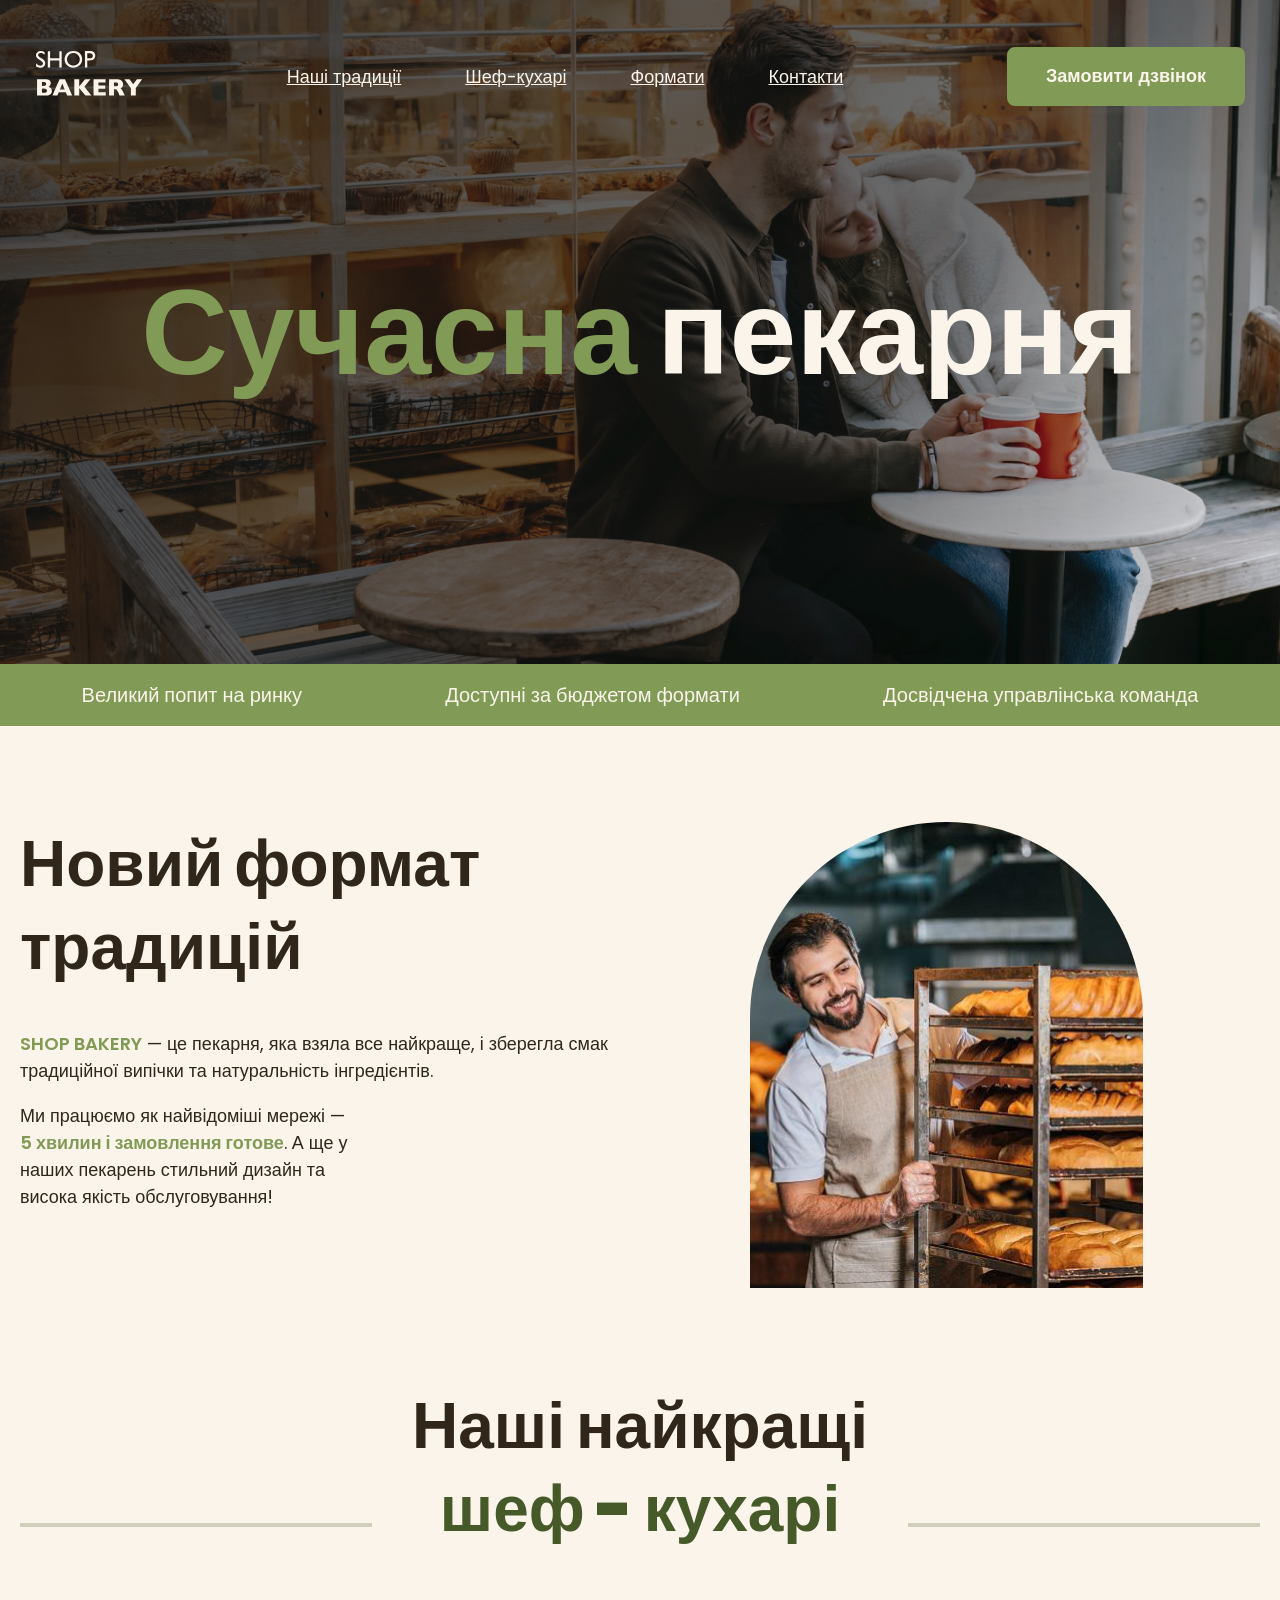
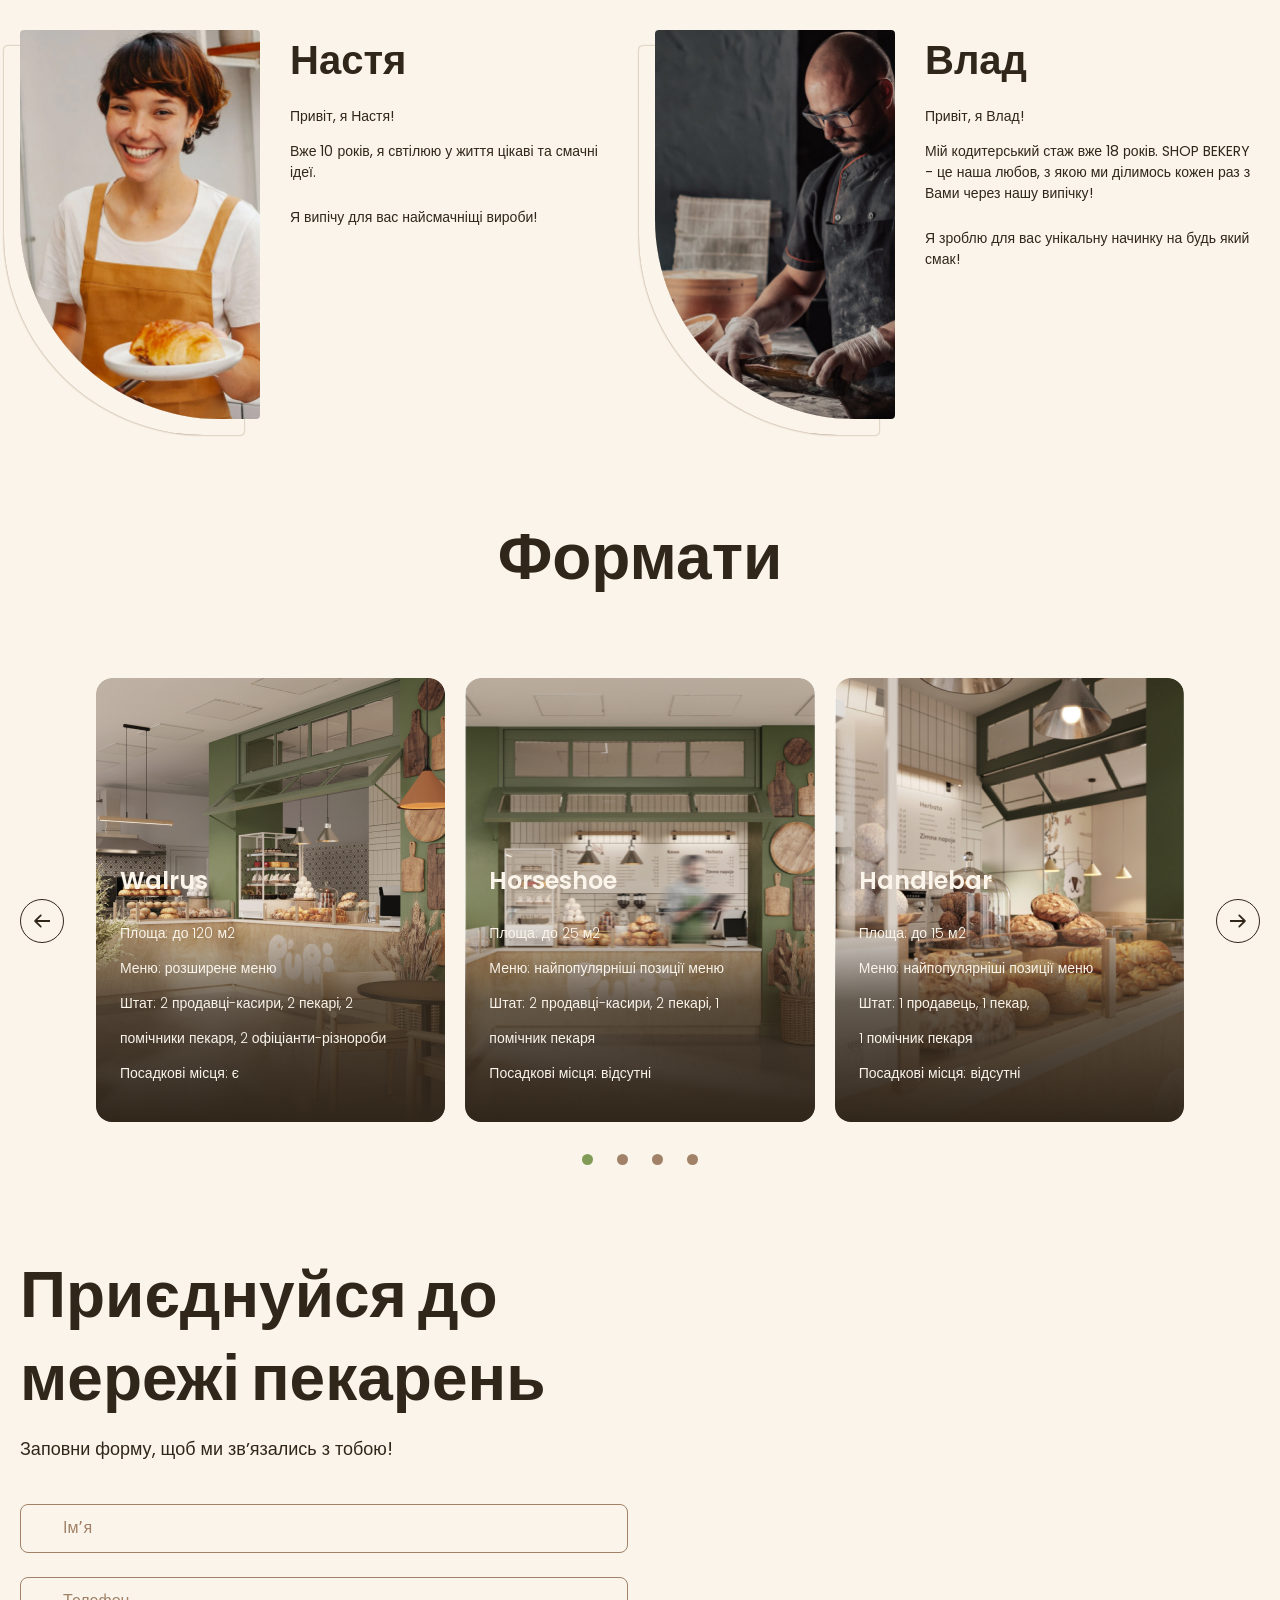
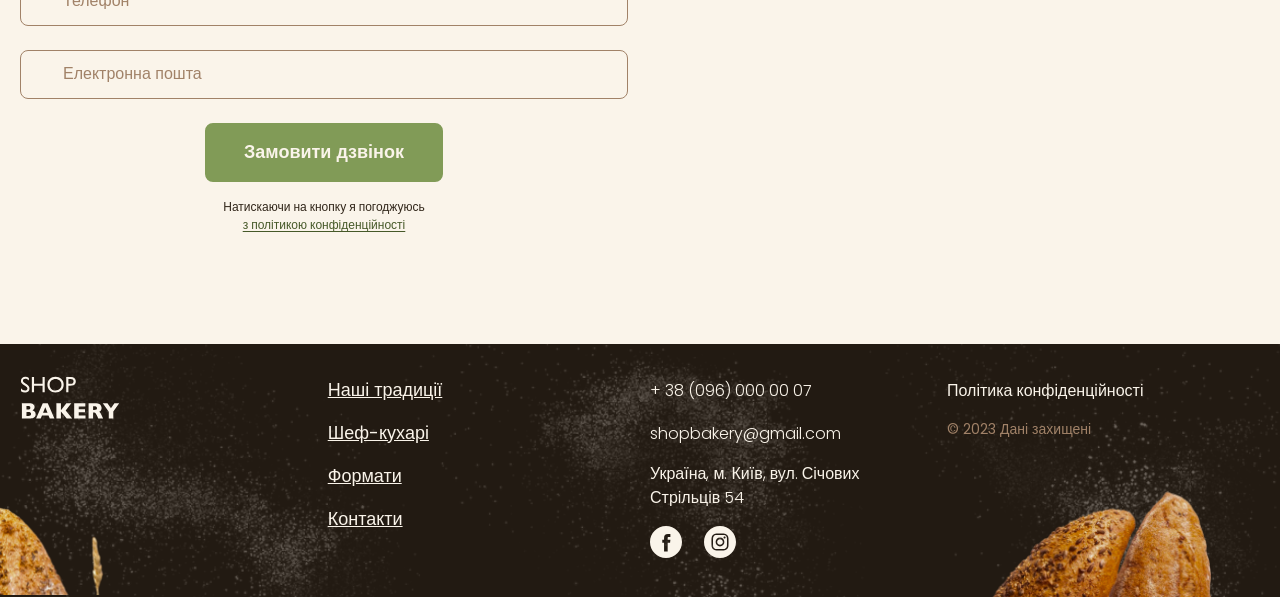
<file: index.html>
<!DOCTYPE html>
<html lang="uk">
<head>
    <meta charset="UTF-8">
    <meta name="viewport" content="width=device-width, initial-scale=1.0">
    <title>Bakery</title>
    <link rel="stylesheet" href="css/main.min.css"/>
    <link rel="stylesheet" href="https://cdn.jsdelivr.net/npm/swiper@11/swiper-bundle.min.css"/>
</head>
<body>
    <header class="header" id="header">
        <div class="container">
            <div class="header__container">
                <nav class="header__nav">
                    <a href="/">
                        <img class="logo" src="images/logo.svg" alt="logo bakery">
                    </a>
                    <ul class="header__menu">
                        <li class="header-item"><a href="#tradition" class="link transition-all">Наші традиції</a></li>
                        <li class="header-item"><a href="#chef" class="link transition-all">Шеф-кухарі</a></li>
                        <li class="header-item"><a href="#format" class="link transition-all">Формати</a></li>
                        <li class="header-item"><a href="#contact" class="link transition-all">Контакти</a></li>
                    </ul>
                </nav>
                <button class="header__button button modal-btn-open transition-all" type="button">Замовити дзвінок</button>
                <button class="header__burger menu-btn-open" type="button">
                    <svg width="24" height="24">
                        <use href="./images/icons.svg#icon-menu"></use>
                    </svg>
                </button>
                <div class="mobile-menu">
                    <button class="mobile-menu__btn-close menu-btn-close" type="button"></button>
                    <a href="/"><img src="./images/logo-dark.svg" alt="logo bakery" class="mobile-menu__logo"></a>
                    <ul class="mobile-menu__list">
                        <li><a href="#tradition" class="mobile-menu__link">Наші традиції</a></li>
                        <li><a href="#chef" class="mobile-menu__link">Шеф-кухарі</a></li>
                        <li><a href="#format" class="mobile-menu__link">Формати</a></li>
                        <li><a href="#contact" class="mobile-menu__link">Контакти</a></li>
                    </ul>
                </div>
            </div>
        </div>
    </header>
    <main>
        <section class="hero" id="hero">
            <div class="container">
                <h1 class="hero__title"><span class="text-brand">Сучасна</span> пекарня</h1>
                 <button class="hero__button button modal-btn-open transition-all" type="button">Замовити дзвінок</button>
            </div>
        </section>
        <section class="advantages" id="advantage">
            <div class="container">
                <h2 class="visually-hidden">Наші переваги</h2>
                <ul class="advantages__list">
                    <li class="advantages__item">Великий попит на ринку</li>
                    <li class="advantages__item">Доступні за бюджетом формати</li>
                    <li class="advantages__item">Досвідчена управлінська команда</li>
                </ul>
            </div>
        </section>
        <section class="traditions section" id="tradition">
            <div class="container">
                <div class="traditions__container">
                    <div class="traditions__content">
                        <h2 class="section__title traditions__title">Новий формат традицій</h2>
                        <p class="traditions__text">
                            <span class="text-brand text-bold text-uppercase">shop bakery</span> — це пекарня, яка взяла все найкраще, 
                            і зберегла смак традиційної випічки та натуральність інгредієнтів.
                        </p>
                        <p class="traditions__text traditions__text--limit">
                            Ми працюємо як найвідоміші мережі — 
                            <span class="text-brand text-bold">5 хвилин і замовлення готове</span>. 
                            А ще у наших пекарень стильний дизайн 
                            та висока якість обслуговування!
                        </p>
                    </div>
                    <img class="traditions__images" 
                            srcset="./images/man-with-bread.jpg 1x, ./images/man-with-bread@2x.jpg 2x"
                            src="./images/man-with-bread.jpg" alt="man with ready made bread">
                </div>
            </div>
        </section>
        <section class="chefs section" id="chef">
            <div class="container">
                <h2 class="section__title chefs__title chefs__title--centered">Наші найкращі<br><span class="text-brand-dark"> шеф - кухарі</span></h2>
                <ul class="chefs__list">
                    <li class="chefs__item">
                        <article class="chef-card">
                            <img class="chef-card__images"
                            srcset="./images/cook-woman.jpg 1x, ./images/cook-woman@2x.jpg 2x"
                            src="/images/cook-woman.jpg" alt="female chef">
                            <div class="chef-card__content">
                                <h3 class="chef-card__title">Настя</h3>
                                <div class="chef-card__text">
                                    <p>Привіт, я Настя!</p>
                                    <p class="chef-card__text">Вже 10 років, я свтілюю у життя цікаві та смачні ідеї.</p>
                                    <p class="chef-card__text">Я випічу для вас найсмачніщі вироби!</p>
                                </div>
                            </div>
                        </article>
                    </li>
                    <li class="chefs__item">
                        <article class="chef-card">
                            <img class="chef-card__images"
                            srcset="./images/cook-man.jpg 1x, ./images/cook-man@2x.jpg 2x"
                            src="/images/cook-man.jpg" alt="male chef">
                            <div class="chef-card__content">
                                <h3 class="chef-card__title">Влад</h3>
                                <div class="chef-card__text">
                                    <p>Привіт, я Влад!</p>
                                    <p class="chef-card__text">
                                        Мій кодитерський стаж вже 18 років.
                                        SHOP BEKERY - це наша любов,
                                        з якою ми ділимось кожен раз з Вами через нашу випічку!
                                    </class=>
                                    <p class="chef-card__text">Я зроблю для вас унікальну начинку на будь який смак!</p>
                                </div>
                            </div>
                        </article>
                    </li>
                </ul>
            </div>
        </section>
        <section class="formats section" id="format">
            <div class="container">
                <h2 class="section__title formats__title section__title--centered">Формати</h2>
                <div class="formats__slider">
                    <button class="formats__button carousel-button prev" type="button">
                        <svg width="16" height="16">
                            <use href="./images/icons.svg#icon-arrow"></use>
                        </svg>
                    </button>
                    <div class="formats__container swiper-container">
                        <ul class="formats__list swiper-wrapper">
                            <li class="swiper-slide">
                                <article class="format-card">
                                    <img class="format-card__images" src="./images/walrus.jpg" alt="Walrus">
                                    <h3 lang="en" class="format-card__title">Walrus</h3>
                                    <div class="format-card__text">
                                        <p>Площа: до 120 м2</p>
                                        <p>Меню: розширене меню</p>
                                        <p>Штат: 2 продавці-касири, 2 пекарі, 2</p>
                                        <p>помічники пекаря, 2 офіціанти-різнороби</p>
                                        <p>Посадкові місця: є</p>
                                    </div>
                                </article>
                            </li>
                            <li class="swiper-slide">
                                <article class="format-card">
                                    <img class="format-card__images" src="./images/horseshoe.jpg" alt="horseshoe">
                                    <h3 lang="en" class="format-card__title">Horseshoe</h3>
                                    <div class="format-card__text">
                                        <p>Площа: до 25 м2</p>
                                        <p>Меню: найпопулярніші позиції меню</p>
                                        <p>Штат: 2 продавці-касири, 2 пекарі, 1</p>
                                        <p>помічник пекаря</p>
                                        <p>Посадкові місця: відсутні</p>
                                    </div>
                                </article>
                            </li>
                            <li class="swiper-slide">
                                <article class="format-card">
                                    <img class="format-card__images" src="./images/handlebar.jpg" alt="handlebar">
                                    <h3 lang="en" class="format-card__title">Handlebar</h3>
                                    <div class="format-card__text">
                                        <p>Площа: до 15 м2</p>
                                        <p>Меню: найпопулярніші позиції меню</p>
                                        <p>Штат: 1 продавець, 1 пекар,</p>
                                        <p>1 помічник пекаря</p>
                                        <p>Посадкові місця: відсутні</p>
                                    </div>
                                </article>
                            </li>
                            <li class="swiper-slide">
                                <article class="format-card">
                                    <img class="format-card__images" src="./images/walrus.jpg" alt="Walrus">
                                    <h3 lang="en" class="format-card__title">Walrus</h3>
                                    <div class="format-card__text">
                                        <p>Площа: до 120 м2</p>
                                        <p>Меню: розширене меню</p>
                                        <p>Штат: 2 продавці-касири, 2 пекарі, 2</p>
                                        <p>помічники пекаря, 2 офіціанти-різнороби</p>
                                        <p>Посадкові місця: є</p>
                                    </div>
                                </article>
                            </li>
                        </ul>
                        <div class="pagination">
                            <span class="pagination__button"></span>
                        </div>
                    </div>
                    <button class="formats__button carousel-button next rotated" type="button">
                        <svg width="16" height="16">
                            <use href="./images/icons.svg#icon-arrow"></use>
                        </svg>
                    </button>
                </div>
            </div>
        </section>
        <section class="contact section" id="contact">
            <div class="container">
                <div class="contact__container">
                    <div class="contact__form">
                        <h2 class="contact__title section__title">Приєднуйся до мережі пекарень</h2>
                        <p class="contact__text">Заповни форму, щоб ми звʼязались з тобою!</p>
                        <form action="" name="contact-form" outocomplete="off" novalidate>
                           <div class="contact__form-field input">
                                <label class="input__label visually-hidden" for="user-name"></label>
                                <input 
                                    class="input__control" 
                                    name="user-name" 
                                    id="user-name" 
                                    type="text" 
                                    placeholder="Імʼя" 
                                    required>
                           </div>
                           <div class="contact__form-field input">
                                <label class="input__label visually-hidden" for="user-email"></label>
                                <input 
                                    class="input__control" 
                                    name="user-tel" 
                                    id="user-tel" 
                                    type="tel" 
                                    placeholder="Телефон" 
                                    required>
                           </div>
                           <div class="contact__form-field input">
                                <label class="input__label visually-hidden" for="user-tel"></label>
                                <input 
                                    class="input__control" 
                                    name="user-mail" 
                                    id="user-email" 
                                    type="mail" 
                                    placeholder="Електронна пошта" 
                                    required>
                           </div>
                    
                            <button class="contact__button button__call button is-hidden" type="submit">Замовити дзвінок</button>
                            <p class="privacy">Натискаючи на кнопку я погоджуюсь
                            <a class="privacy__link" href="#">з політикою конфіденційності</a>
                            </p>
                        </form>
                    </div>
                        <iframe class="contact__map"
                            src="https://www.google.com/maps/embed?pb=!1m18!1m12!1m3!1d2540.1634470361028!2d30.488698375993255!3d50.456680986915956!&#10;
                            2m3!1f0!2f0!3f0!3m2!1i1024!2i768!4f13.1!3m3!1m2!1s0x40d4ce637c006b2d%3A0xaf86385f19996ff0!2z0YPQuy4g0KHQtdGH0LXQstGL0YUg0KHRgtGA&#10;
                            0LXQu9GM0YbQvtCyLCA1NCwg0JrQuNC10LIsINCj0LrRgNCw0LjQvdCwLCAwMjAwMA!5e0!3m2!1sru!2scz!4v1732289102169!5m2!1sru!2scz"
                            allowfullscreen="" loading="lazy" eferrerpolicy="no-referrer-when-downgrade">
                        </iframe>
                </div>
            </div>
        </section>
    </main>
    <footer class="footer">
        <div class="container">
            <div class="footer__container">
                <nav class="footer__nav">
                    <div class="footer__logo">
                        <a href="#">
                            <img src="./images/logo.svg" alt="Логотип сучасної пекарні" />
                        </a>
                    </div>
                    <ul class="footer__menu">
                        <li><a class="link" href="#tradition">Наші традиції</a></li>
                        <li><a class="link" href="#chef">Шеф-кухарі</a></li>
                        <li><a class="link" href="#format">Формати</a></li>
                        <li><a class="link" href="#contact">Контакти</a></li>
                    </ul>
                </nav>
                <address class="footer__address">
                    <div class="footer__contact">
                        <ul class="footer__address-list">
                            <li>
                                <a class="footer__address-link" href="tel:+380960000007">
                                    + 38 (096) 000 00 07
                                </a>
                            </li>
                            <li>
                                <a class="footer__address-link" href="mailto:shopbakery@gmail.com">
                                    shopbakery@gmail.com
                                </a>
                            </li>
                            <li>
                                <a class="footer__address-link" href="https://goo.gl/maps/KpjmkaboxKH6DTnk9"
                                    target="_blank">
                                    Україна, м. Київ, вул. Січових Стрільців 54
                                </a>
                            </li>
                        </ul>
                        <div class="footer__social">
                            <a href="#">
                                <svg class="footer__social-icon" width="32" height="32">
                                    <use href="./images/icons.svg#icon-facebook"></use>
                                </svg>
                            </a>
                            <a href="#">
                                <svg class="footer__social-icon" width="32" height="32">
                                    <use href="./images/icons.svg#icon-instagram"></use>
                                </svg>
                            </a>
                        </div>
                    </div>
    
                    <div class="footer__address-info">
                        <a class="footer__address-link" href="#" target="_blank">
                            Політика конфіденційності
                        </a>
                        <p class="footer__address-copyright">&copy; 2023 Дані захищені</p>
                    </div>
                </address>
            </div>
        </div>
    </footer>
    <div class="backdrop is-hidden" id="backdrop" >
        <div class="modal">
            <button class="modal__btn-close" id="modal-btn-close" type="button"></button>
            <h2 class="modal__title section__title">Замовити дзвінок</h2>
            <p class="modal__text">Залишіть заявку та наш спеціаліст зв'яжеться з Вами!</p>
            <form action="" name="modal-form" outocomplete="off" novalidate>
                <div class="modal__form-fiald input">
                    <label class="input__label visually-hidden" for="user-name"></label>
                        <input 
                            class="input__control" 
                            name="user-name" 
                            id="user-name" 
                            type="text" 
                            placeholder="Імʼя" 
                            required>
                </div>
                <div class="modal__form-fiald input">
                    <label class="input__label visually-hidden" for="user-email"></label>
                        <input 
                            class="input__control" 
                            name="user-tel" 
                            id="user-tel" 
                            type="tel" 
                            placeholder="Телефон" 
                            required>
                </div>
                <div class="modal__form-fiald input">
                    <label class="input__label visually-hidden" for="user-tel"></label>
                        <input 
                            class="input__control" 
                            name="user-mail" 
                            id="user-email" 
                            type="mail" 
                            placeholder="Електронна пошта" 
                            required>
                </div>
                <button class=" modal__button button__call button" type="submit">Замовити дзвінок</button>
                <p class="privacy">Натискаючи на кнопку я погоджуюсь
                <a class="privacy__link" href="#">з політикою конфіденційності</a>
                </p>
            </form>
        </div>
    </div>
    <script src="https://cdn.jsdelivr.net/npm/swiper@11/swiper-bundle.min.js"></script>
    <script src="./js/slider.js"></script>
    <script src="./js/modal.js"></script>
    <script src="./js/mobil-menu.js"></script>
</body>
</html>
</file>
<file: css/main.min.css>
@font-face{font-display:swap;font-family:"Poppins";font-style:normal;font-weight:300;src:url("../fonts/poppins-300.woff2") format("woff2"),url("../fonts/poppins-300.woff") format("woff")}@font-face{font-display:swap;font-family:"Poppins";font-style:normal;font-weight:400;src:url("../fonts/poppins-400.woff2") format("woff2"),url("../fonts/poppins-400.woff") format("woff")}@font-face{font-display:swap;font-family:"Poppins";font-style:normal;font-weight:600;src:url("../fonts/poppins-600.woff2") format("woff2"),url("../fonts/poppins-600.woff") format("woff")}@font-face{font-display:swap;font-family:"Poppins";font-style:normal;font-weight:900;src:url("../fonts/poppins-900.woff2") format("woff2"),url("../fonts/poppins-900.woff") format("woff")}:root{--color-primary-dark: #31261A;--color-primary-light: #FAF4EA;--color-secodary-line: #CFCFBC;--color-secondary-light: #A18268;--color-brand-dark: #465929;--color-brand-light: #819B57}.display-none{display:none}body{background:var(--color-primary-light);color:var(--color-primary-dark);font-family:"Poppins",sans-serif;font-size:16px;font-weight:300;line-height:1.5;margin:0}.scroll-block{overflow:hidden}*,*::after,*::before{box-sizing:border-box}.container{width:100%;max-width:1270px;padding:0 15px;margin:0 auto}h1,h2,h3,h4,h5,h6,ul,p{padding:0;margin-top:0}ul{margin-bottom:0;list-style-type:none}a{color:var(--color-primary-light);display:inline-block}address{font-style:normal}@media screen and (min-width: 1280px){body{font-size:18px;font-weight:400}}.text-brand{color:var(--color-brand-light)}.text-brand-dark{color:var(--color-brand-dark)}.text-bold{font-weight:600}.text-uppercase{text-transform:uppercase}.visually-hidden{position:absolute;left:-10000px;top:auto;width:1px;height:1px;overflow:hidden}.rotated{transform:rotate(180deg)}.transition-all{transition:all .3s}.scroll-block{overflow:hidden}.link{color:var(--color-primary-light);line-height:1.5;cursor:pointer}.link:hover{color:var(--color-brand-light)}.button{width:238px;height:59px;display:block;background:var(--color-brand-light);color:var(--color-primary-light);font-size:18px;font-weight:600;border:2px solid var(--color-brand-light);border-radius:8px;cursor:pointer}.button:hover{background:rgba(0,0,0,0)}.button__call:hover{color:var(--color-brand-light)}.carousel-button{padding:0;display:flex;align-items:center;justify-content:center;flex-shrink:0;width:44px;height:44px;fill:var(--color-primary-dark);background:rgba(0,0,0,0);border-radius:50%;border:1px solid var(--color-primary-dark);cursor:pointer}.carousel-button:hover{background:var(--color-primary-dark);fill:var(--color-primary-light)}.input{position:relative}.input__label{position:absolute;top:16px;left:42px;color:var(--color-secondary-light);font-size:16px;line-height:1.17}.input__control{padding:8px 24px;width:100%;border:1px solid var(--color-secondary-light);background:rgba(0,0,0,0);border-radius:8px}.input__control:focus{border-color:var(--color-brand-light);outline:none}.input__control::-moz-placeholder{color:var(--color-secondary-light);font-size:16px;line-height:1.17}.input__control::placeholder{color:var(--color-secondary-light);font-size:16px;line-height:1.17}.input__control:focus::-moz-placeholder{color:var(--color-brand-dark)}.input__control:focus::placeholder{color:var(--color-brand-dark)}@media screen and (min-width: 768px){.input__control{padding:16px 42px}}.chef-card{display:flex;justify-items:center;gap:16px}.chef-card__images{width:140px;border-radius:2px 2px 2px 116px;box-shadow:-8px 8px 0 var(--color-primary-light),-8px 8px 2px var(--color-secondary-light)}.chef-card__title{margin-bottom:8px;font-size:24px;font-weight:600}.chef-card__text{font-size:14px}.chef-card__text:last-child{margin-bottom:0}@media screen and (min-width: 1280px){.chef-card{gap:30px}.chef-card__images{width:240px;border-radius:4px 4px 4px 200px;box-shadow:-16px 16px 0 var(--color-primary-light),-16px 16px 2px var(--color-secondary-light)}.chef-card__title{margin-bottom:16px;font-size:40px}.chef-card__text{margin-bottom:24px}}.format-card{position:relative;display:flex;flex-direction:column;justify-content:flex-end;min-width:349px;min-height:444px;padding:24px;background-image:linear-gradient(180deg, rgba(49, 38, 26, 0) 55.21%, rgba(49, 38, 26, 0.71) 72.92%, var(--color-primary-dark) 100%);border-radius:16px;overflow:hidden}.format-card__images{position:absolute;z-index:-1;top:0;left:0;width:100%;height:100%}.format-card__title{font-size:24px;font-weight:600;color:var(--color-primary-light)}.format-card__text{font-size:14px;font-weight:300;color:var(--color-primary-light)}.pagination{display:flex;align-items:center;justify-content:center;gap:24px}.pagination__button{padding:0;width:11px;height:11px;background-color:var(--color-secondary-light);border-radius:50%}.pagination__button--active{background-color:var(--color-brand-light)}.section{padding:20px 0}.section__title{font-size:32px;font-weight:600;line-height:1.3}.section__title--centered{text-align:center}@media screen and (min-width: 1280px){.section{padding:48px 0}.section__title{font-size:64px;font-weight:900;line-height:1.3}}.header{padding-top:16px;width:100%;position:absolute;top:0;left:0}.header__container{display:flex;align-items:flex-start;gap:20px}.header__nav{display:flex;align-items:center;flex-grow:1}.header__menu{display:none}.header__button{display:none}.header__burger{padding:0;width:24px;height:24px;border:none;background:rgba(0,0,0,0);fill:var(--color-primary-light)}@media screen and (min-width: 768px){.header{padding-top:32px}.header__container{padding:15px;display:flex;align-items:center;gap:20px}.header__menu{display:flex;flex-grow:1;gap:64px;justify-content:center}.header__burger{display:none}}@media screen and (min-width: 1280px){.header__button{display:block}.header__burger{display:none}}.hero{background:linear-gradient(127deg, rgba(18, 18, 17, 0.78) 0%, rgba(18, 18, 17, 0.6) 63.89%, rgba(18, 18, 17, 0) 100%),url("../images/bg-hero.jpg");background-position:center top;background-repeat:no-repeat;background-size:cover;padding:160px 0 48px 0}.hero__title{color:var(--color-primary-light);font-size:67px;font-weight:900;line-height:1;text-align:center;margin-bottom:0}.hero__button{display:block;margin:48px auto auto}@media screen and (min-width: 1280px){.hero{padding:272px 0}.hero__title{font-size:120px}.hero__button{display:none}}.advantages{padding:16px 0}.advantages__list{padding:24px 40px;background-color:var(--color-secodary-line);border-radius:24px;display:flex;flex-direction:column;gap:16px}.advantages__item{font-size:14px}@media screen and (min-width: 1280px){.advantages{background-color:var(--color-brand-light)}.advantages__list{padding:0;margin-bottom:0;border-radius:0;background-color:rgba(0,0,0,0);color:var(--color-primary-light);flex-direction:row;justify-content:space-around;gap:20px}.advantages__item{font-size:20px;font-weight:300}}.traditions{padding-top:40px}.traditions__images{display:none}@media screen and (min-width: 768px){.traditions{padding-top:96px}.traditions__container{display:flex;gap:20px}.traditions__content{max-width:710px}.traditions__title{margin-bottom:42px}.traditions__text{max-width:600px}.traditions__text--limit{max-width:340px}.traditions__images{display:block;border-radius:400px 400px 0 0}}.chefs__title{position:relative;margin:0 auto 24px}.chefs__title--centered{text-align:center}.chefs__title::before,.chefs__title::after{display:none;content:"";width:352px;border:2px solid var(--color-secodary-line);position:absolute;bottom:23px}.chefs__title::before{left:0}.chefs__title::after{right:0}.chefs__list{display:flex;flex-wrap:wrap;flex-direction:column;gap:40px}@media screen and (min-width: 1280px){.chefs__title{margin-bottom:80px}.chefs__title::before,.chefs__title::after{display:block}.chefs__item{flex-basis:calc((100% - 30px)/2)}}@media screen and (min-width: 768px){.chefs__list{flex-direction:row;gap:50px 30px}}.formats__title{margin-bottom:80px}.formats__slider{display:flex;justify-content:center;align-items:center;gap:32px}.formats__container{overflow:hidden}.formats__list{margin-bottom:32px}.formats__button{display:none}@media screen and (min-width: 768px){.formats__button{display:flex}}.contact{padding:40px 0 0 0}.contact__container{display:flex;flex-direction:column;justify-content:space-between;gap:32px}.contact__title{margin-bottom:16px}.contact__text{margin-bottom:42px}.contact__form-field{margin-bottom:24px}.contact__button{margin:0 auto 16px}.contact__map{margin:0 -13px;min-height:176px;border-radius:16px;flex-shrink:0;border:none}@media screen and (min-width: 1280px){.contact{padding-bottom:96px}.contact__container{display:flex;flex-direction:row;justify-content:space-between;gap:32px}.contact__title{margin-bottom:16px}.contact__text{margin-bottom:42px}.contact__form-field{margin-bottom:24px}.contact__button{margin:0 auto 16px}.contact__map{margin:auto;width:600px;height:595px;flex-shrink:0;border:none}}.footer{padding:32px 0;background:url("../images/bg-footer.png");background-color:var(--color-primary-dark);background-repeat:no-repeat;background-size:cover;background-position:center;position:relative}.footer::before,.footer::after{background-repeat:no-repeat;content:"";position:absolute;bottom:0}.footer::before{background-image:url("../images/decor_footer_bread_mobile-left.png");width:85px;height:206px;top:20px;left:0}.footer::after{background-image:url("../images/decor_footer_bread_mobile-right.png");width:102px;height:91px;right:0}.footer__container{display:flex;flex-direction:column;text-align:center;gap:20px}.footer__nav,.footer__address{display:flex;flex-direction:column;gap:20px}.footer__logo{flex-grow:1}.footer__logo img{width:72px}.footer__menu a,.footer__address-link{padding-bottom:16px}.footer__address-link{color:var(--color-primary-light);font-size:14px;font-weight:300;text-decoration:none}.footer__address-link:hover{color:var(--color-brand-light)}.footer__social{display:flex;justify-content:center;gap:22px}.footer__social-icon{fill:var(--color-primary-light)}.footer__social-icon:hover{fill:var(--color-brand-light)}.footer__address-copyright{color:#a18268;font-size:14px}@media screen and (min-width: 768px){.footer{padding:32px 0;background:url("../images/bg-footer.png");background-color:var(--color-primary-dark);background-position:center top;background-repeat:no-repeat;background-size:cover;position:relative}.footer::before,.footer::after{background-repeat:no-repeat;background-size:cover;content:"";position:absolute;bottom:0}.footer::before{background-image:url("../images/decor_footer_bread-left.png");width:180px;height:120px;top:52%;left:0}.footer::after{background-image:url("../images/decor_footer_bread-right.png");width:380px;height:190px;right:0}.footer__container{display:flex;flex-direction:row;text-align:initial;gap:20px}.footer__nav,.footer__address{display:flex;flex-direction:row;flex-basis:50%;gap:20px}.footer__logo,.footer__menu,.footer__address-list{flex-grow:1}.footer__logo img{width:100px}.footer__address-list{max-width:277px}.footer__menu a,.footer__address-link{padding-bottom:16px}.footer__address-link{color:var(--color-primary-light);font-size:16px;font-weight:300;text-decoration:none}.footer__address-link:hover{color:var(--color-brand-light)}.footer__social{display:flex;justify-content:flex-start;gap:22px}.footer__social-icon{fill:var(--color-primary-light)}.footer__social-icon:hover{fill:var(--color-brand-light)}.footer__address-copyright{color:#a18268;font-size:14px}}.mobile-menu{width:100%;height:100%;position:fixed;top:0;left:0;background-color:var(--color-primary-light);transform:translateX(-100%);transition:transform .3s}.mobile-menu::after{position:absolute;bottom:0;right:0;content:"";width:180px;height:240px;background-image:url("/images/menu_mobile-icon.png")}.mobile-menu__logo{margin:16px 0 32px 24px}.mobile-menu.is-open{transform:translateX(0)}.mobile-menu__list{margin-left:24px;display:flex;flex-direction:column;gap:16px}.mobile-menu__link{color:var(--color-primary-dark)}.mobile-menu__link:hover{color:var(--color-brand-dark)}.mobile-menu__btn-close{background:rgba(0,0,0,0);border:none;width:24px;height:24px;position:absolute;top:16px;right:24px}.mobile-menu__btn-close::before,.mobile-menu__btn-close::after{position:absolute;top:16px;right:0;content:"";width:24px;height:2px;background:var(--color-primary-dark)}.mobile-menu__btn-close::before{transform:rotate(45deg)}.mobile-menu__btn-close::after{transform:rotate(-45deg)}.backdrop{position:fixed;top:0;left:0;right:0;bottom:0;background-color:rgba(0,0,0,.5);display:flex;align-items:center;justify-content:center;transition:opacity .3s,visibility .3s}.backdrop.is-hidden{opacity:0;visibility:hidden;pointer-events:none}.modal{padding:100px 15px;width:100%;max-width:880px;max-height:880px;background-color:var(--color-primary-light);border-radius:32px;overflow-y:auto;position:relative}.modal__title{margin-bottom:8px;font-size:30px;text-align:center}.modal__text{margin-bottom:50px;font-size:14px;text-align:center}.modal__form-fiald{margin-bottom:32px}.modal__button{display:block;margin:24px auto}.modal__btn-close{cursor:pointer;width:50px;height:50px;background:rgba(0,0,0,0);border:none;position:absolute;top:50px;right:50px}.modal__btn-close::before,.modal__btn-close::after{position:absolute;top:40%;right:0;content:"";width:30px;height:2px;background:var(--color-primary-dark)}.modal__btn-close::before{transform:rotate(45deg)}.modal__btn-close::after{transform:rotate(-45deg)}@media screen and (min-width: 1280px){.backdrop{padding:15px 0;position:fixed;top:0;left:0;right:0;bottom:0;background-color:rgba(0,0,0,.5);display:flex;align-items:center;justify-content:center;transition:opacity .3s,visibility .3s}.backdrop.is-hidden{opacity:0;visibility:hidden;pointer-events:none}.modal{padding:128px;width:100%;max-width:880px;max-height:880px;background-color:var(--color-primary-light);border-radius:32px;overflow-y:auto;position:relative}.modal__title{margin-bottom:8px;text-align:center}.modal__text{margin-bottom:72px;text-align:center}.modal__form-fiald{margin-bottom:32px}.modal__button{display:block;margin:24px auto}.modal__btn-close{cursor:pointer;width:50px;height:50px;background:rgba(0,0,0,0);border:none;position:absolute;top:50px;right:50px}.modal__btn-close::before,.modal__btn-close::after{position:absolute;top:40%;right:0;content:"";width:24px;height:2px;background:var(--color-primary-dark)}.modal__btn-close::before{transform:rotate(45deg)}.modal__btn-close::after{transform:rotate(-45deg)}}.privacy{margin:0 auto;max-width:220px;font-size:12px;text-align:center;font-weight:500}.privacy__link{color:var(--color-brand-dark);text-underline-offset:2px}/*# sourceMappingURL=main.min.css.map */
</file>
